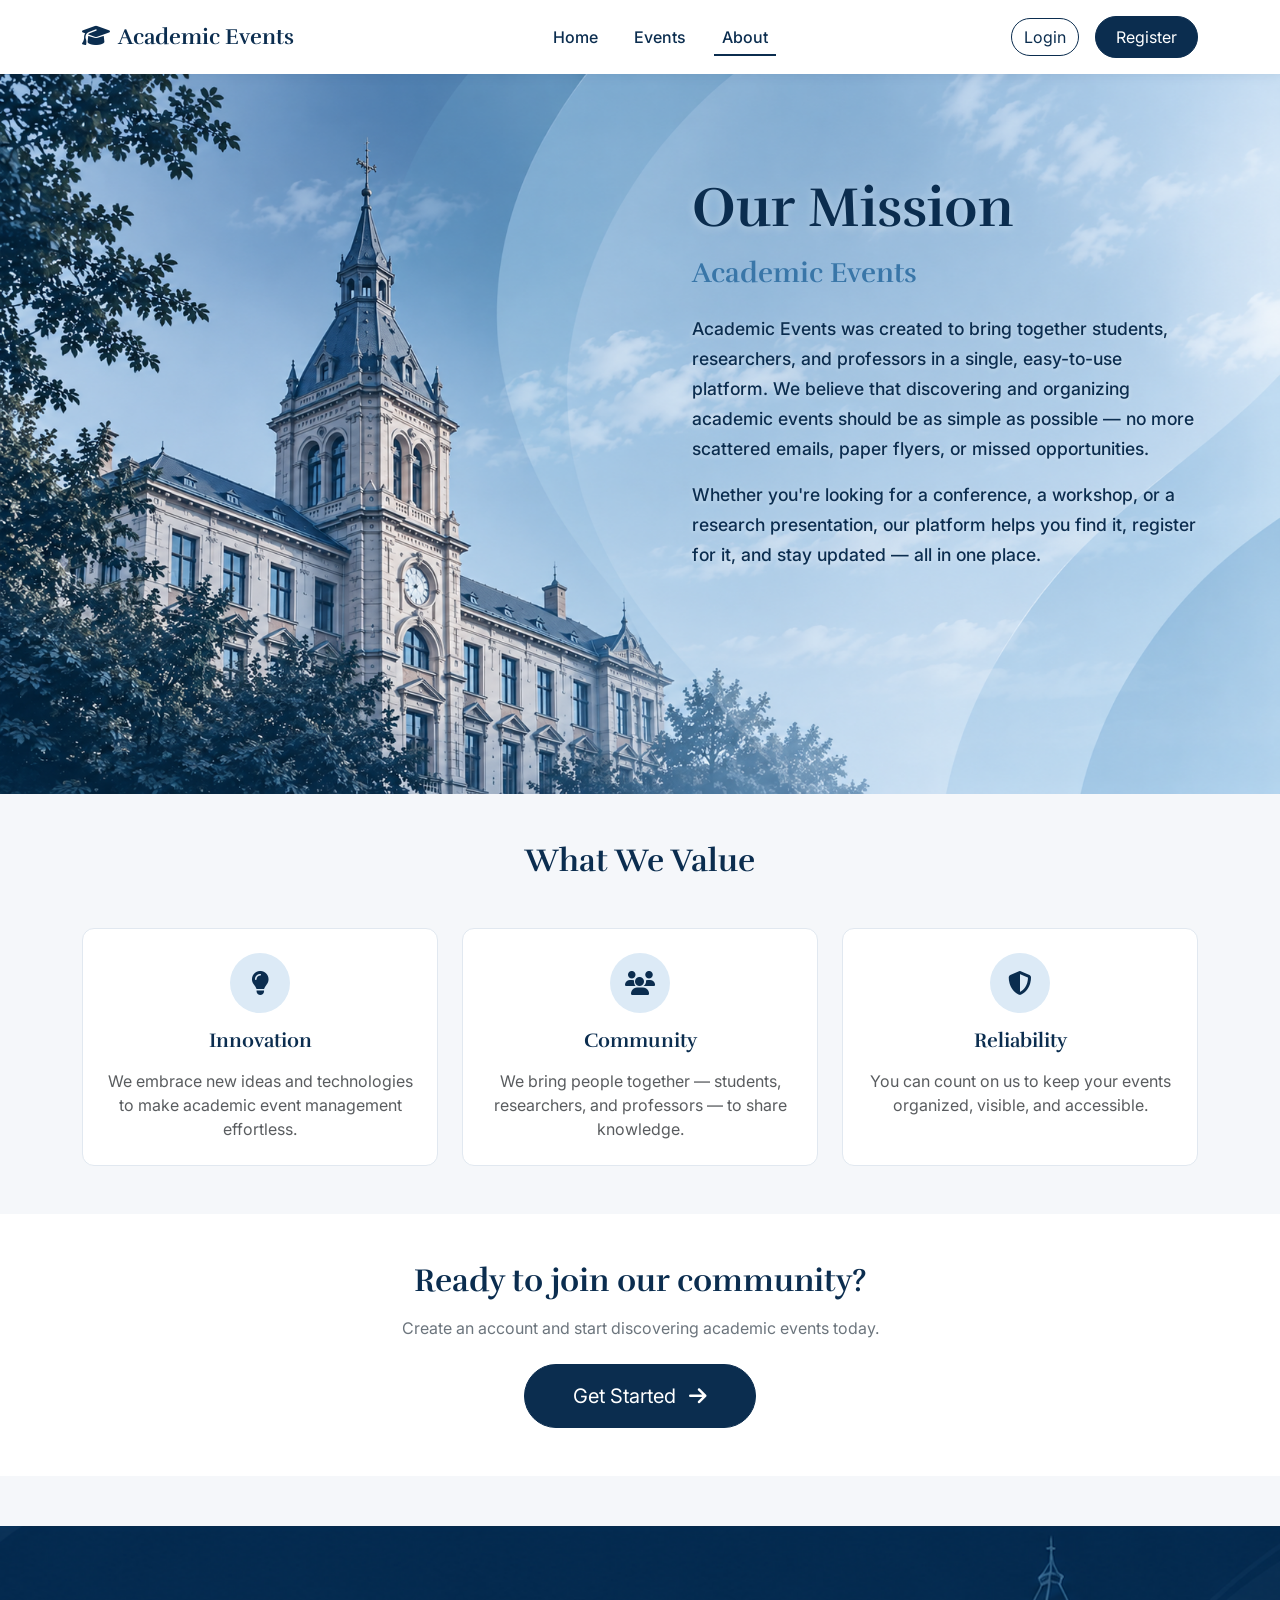
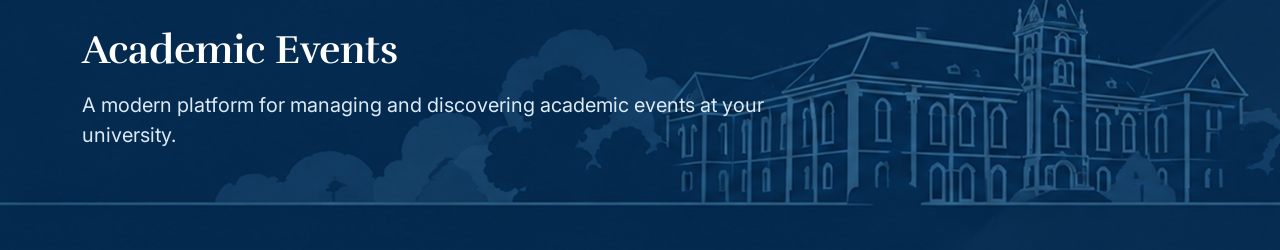
<file: front/html/about.html>
<!DOCTYPE html>
<html lang="ro">
<head>
    <meta charset="UTF-8">
    <meta name="viewport" content="width=device-width, initial-scale=1.0">
    <title>Academic Events - About</title>
    <link href="https://cdn.jsdelivr.net/npm/bootstrap@5.3.0/dist/css/bootstrap.min.css" rel="stylesheet">
    <link rel="stylesheet" href="https://cdnjs.cloudflare.com/ajax/libs/font-awesome/6.4.0/css/all.min.css">
    <link href="https://fonts.googleapis.com/css2?family=Rufina:wght@400;700&family=Inter:wght@300;400;500;600&display=swap" rel="stylesheet">
    <link rel="stylesheet" href="../css/style.css">
    <link rel="icon" type="image/png" href="../images/favicon.png">
</head>
<body>

    <nav class="navbar navbar-expand-lg sticky-top">
        <div class="container">
            <a class="navbar-brand" href="index.html">
                <i class="fas fa-graduation-cap me-2"></i>Academic Events
            </a>
            <button class="navbar-toggler" type="button" data-bs-toggle="collapse" data-bs-target="#navbarNav">
                <span class="navbar-toggler-icon"></span>
            </button>
            <div class="collapse navbar-collapse" id="navbarNav">
                <ul class="navbar-nav mx-auto">
                    <li class="nav-item">
                        <a class="nav-link" href="index.html">Home</a>
                    </li>
                    <li class="nav-item">
                        <a class="nav-link" href="events.html">Events</a>
                    </li>
                    <li class="nav-item">
                        <a class="nav-link active" href="about.html">About</a>
                    </li>
                </ul>
                <div class="d-flex align-items-center gap-3">
                    <a href="login.html" class="btn btn-outline-primary rounded-pill">Login</a>
                    <a href="login.html" class="btn btn-primary rounded-pill">Register</a>
                </div>
            </div>
        </div>
    </nav>

    <section class="about-hero-section">
        <div class="container h-100">
            <div class="row h-100 align-items-center">
                <div class="col-lg-6 d-none d-lg-block"></div>
                
                <div class="col-lg-6">
                    <div class="about-content-box">
                        <h1 class="serif-font display-4 mb-3">Our Mission</h1>
                        <h2 class="serif-font fs-3 mb-4" style="color: var(--blue);">Academic Events</h2>
                        
                        <p class="mb-3">
                            Academic Events was created to bring together students, researchers, and professors 
                            in a single, easy-to-use platform. We believe that discovering and organizing academic 
                            events should be as simple as possible — no more scattered emails, paper flyers, or 
                            missed opportunities.
                        </p>
                        <p class="mb-0">
                            Whether you're looking for a conference, a workshop, or a research presentation, 
                            our platform helps you find it, register for it, and stay updated — all in one place.
                        </p>
                    </div>
                </div>
            </div>
        </div>
    </section>

    <section class="values-section py-5">
        <div class="container">
            <h2 class="serif-font text-center mb-5">What We Value</h2>
            <div class="row g-4">
                <div class="col-md-4">
                    <div class="value-card text-center p-4">
                        <div class="value-icon mb-3">
                            <i class="fas fa-lightbulb"></i>
                        </div>
                        <h4 class="serif-font fs-5 mb-3">Innovation</h4>
                        <p class="text-muted mb-0">
                            We embrace new ideas and technologies to make academic event management effortless.
                        </p>
                    </div>
                </div>
                <div class="col-md-4">
                    <div class="value-card text-center p-4">
                        <div class="value-icon mb-3">
                            <i class="fas fa-users"></i>
                        </div>
                        <h4 class="serif-font fs-5 mb-3">Community</h4>
                        <p class="text-muted mb-0">
                            We bring people together — students, researchers, and professors — to share knowledge.
                        </p>
                    </div>
                </div>
                <div class="col-md-4">
                    <div class="value-card text-center p-4">
                        <div class="value-icon mb-3">
                            <i class="fas fa-shield-alt"></i>
                        </div>
                        <h4 class="serif-font fs-5 mb-3">Reliability</h4>
                        <p class="text-muted mb-0">
                            You can count on us to keep your events organized, visible, and accessible.
                        </p>
                    </div>
                </div>
            </div>
        </div>
    </section>

    <section class="cta-section py-5">
        <div class="container text-center">
            <h2 class="serif-font mb-3">Ready to join our community?</h2>
            <p class="mb-4">Create an account and start discovering academic events today.</p>
            <a href="login.html" class="btn btn-primary btn-lg rounded-pill px-5 py-3">
                Get Started <i class="fas fa-arrow-right ms-2"></i>
            </a>
        </div>
    </section>

    <div class="about-section">
        <div class="container">
            <div class="row align-items-center">
                <div class="col-md-8">
                    <h2 class="serif-font mb-3">Academic Events</h2>
                    <p class="mb-0 fs-5" style="color: var(--light-blue) !important;">A modern platform for managing and discovering academic events at your university.</p>
                </div>
            </div>
        </div>
    </div>

    <script src="https://cdn.jsdelivr.net/npm/bootstrap@5.3.0/dist/js/bootstrap.bundle.min.js"></script>
</body>
</html>
</file>
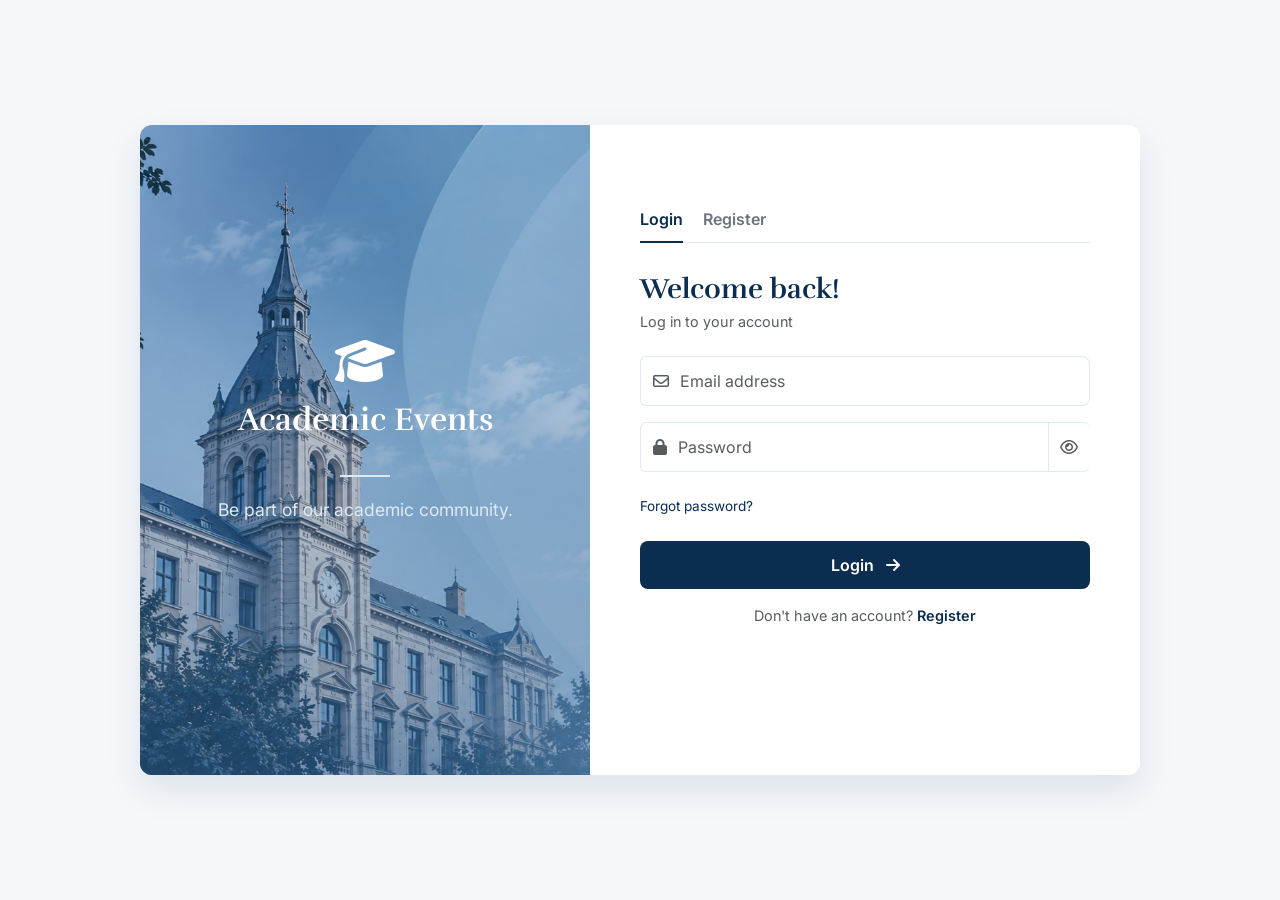
<file: front/html/login.html>
<!DOCTYPE html>
<html lang="ro">
<head>
    <meta charset="UTF-8">
    <meta name="viewport" content="width=device-width, initial-scale=1.0">
    <title>Academic Events - Login & Register</title>
    <link href="https://cdn.jsdelivr.net/npm/bootstrap@5.3.0/dist/css/bootstrap.min.css" rel="stylesheet">
    <link rel="stylesheet" href="https://cdnjs.cloudflare.com/ajax/libs/font-awesome/6.4.0/css/all.min.css">
    <link href="https://fonts.googleapis.com/css2?family=Rufina:wght@400;700&family=Inter:wght@300;400;500;600&display=swap" rel="stylesheet">
    <link rel="stylesheet" href="../css/style.css">
    <link rel="icon" type="image/png" href="../images/favicon.png">
</head>
<body class="auth-body">

    <div class="login-container">
        <div class="login-left">
            <i class="fas fa-graduation-cap fa-3x mb-3"></i>
            <h2 class="serif-font">Academic Events</h2>
            <div class="divider"></div>
            <p>Be part of our academic community.</p>
        </div>

        <div class="login-right">
            <div class="auth-tabs">
                <div class="auth-tab active" id="tab-login" onclick="switchTab('login')">Login</div>
                <div class="auth-tab" id="tab-register" onclick="switchTab('register')">Register</div>
            </div>

            <!-- LOGIN -->
            <div id="login-form">
                <h3 class="serif-font mb-1">Welcome back!</h3>
                <p class="text-muted mb-4" style="font-size: 0.9rem;">Log in to your account</p>
                
                <form id="loginForm" novalidate>
                    <div class="mb-3">
                        <div class="input-group">
                            <span class="input-group-text"><i class="far fa-envelope text-muted"></i></span>
                            <input type="email" id="login-email" class="form-control with-icon" placeholder="Email address" required>
                        </div>
                        <small class="error-msg" id="login-email-error"></small>
                    </div>
                    <div class="mb-4">
                        <div class="input-group">
                            <span class="input-group-text"><i class="fas fa-lock text-muted"></i></span>
                            <input type="password" id="login-password" class="form-control with-icon" placeholder="Password" required>
                            <span class="input-group-text toggle-password" style="border-left: none; cursor: pointer;" data-target="login-password">
                                <i class="far fa-eye text-muted"></i>
                            </span>
                        </div>
                        <small class="error-msg" id="login-password-error"></small>
                    </div>
                    
                    <div class="d-flex justify-content-between align-items-center mb-4">
                        <a href="#" class="auth-link" style="font-size: 0.85rem;">Forgot password?</a>
                    </div>

                    <button type="submit" class="btn-submit mb-3">Login <i class="fas fa-arrow-right ms-2"></i></button>
                    
                    <p class="text-center text-muted" style="font-size: 0.9rem;">
                        Don't have an account? <a href="#" class="auth-link fw-semibold" onclick="switchTab('register')">Register</a>
                    </p>
                </form>
            </div>

            <!-- REGISTER -->
            <div id="register-form">
                <h3 class="serif-font mb-1">Create an account</h3>
                <p class="text-muted mb-4" style="font-size: 0.9rem;">Join our academic community</p>
                
                <form id="registerForm" novalidate>
                    <div class="row mb-3">
                        <div class="col-6">
                            <div class="input-group">
                                <span class="input-group-text"><i class="far fa-user text-muted"></i></span>
                                <input type="text" id="register-first-name" class="form-control with-icon" placeholder="First Name" required>
                            </div>
                            <small class="error-msg" id="register-first-name-error"></small>
                        </div>
                        <div class="col-6">
                            <div class="input-group">
                                <span class="input-group-text"><i class="far fa-user text-muted"></i></span>
                                <input type="text" id="register-last-name" class="form-control with-icon" placeholder="Last Name" required>
                            </div>
                            <small class="error-msg" id="register-last-name-error"></small>
                        </div>
                    </div>

                    <div class="mb-3">
                        <div class="input-group">
                            <span class="input-group-text"><i class="far fa-envelope text-muted"></i></span>
                            <input type="email" id="register-email" class="form-control with-icon" placeholder="Email address" required>
                        </div>
                        <small class="error-msg" id="register-email-error"></small>
                    </div>
                    <div class="mb-4">
                        <div class="input-group">
                            <span class="input-group-text"><i class="fas fa-lock text-muted"></i></span>
                            <input type="password" id="register-password" class="form-control with-icon" placeholder="Password" required>
                            <span class="input-group-text toggle-password" style="border-left: none; cursor: pointer;" data-target="register-password">
                                <i class="far fa-eye text-muted"></i>
                            </span>
                        </div>
                        <small class="error-msg" id="register-password-error"></small>
                    </div>

                    <button type="submit" class="btn-submit mb-3">Register <i class="fas fa-arrow-right ms-2"></i></button>
                    
                    <p class="text-center text-muted" style="font-size: 0.9rem;">
                        Already have an account? <a href="#" class="auth-link fw-semibold" onclick="switchTab('login')">Login</a>
                    </p>
                </form>
            </div>
        </div>
    </div>

    <script src="https://cdn.jsdelivr.net/npm/bootstrap@5.3.0/dist/js/bootstrap.bundle.min.js"></script>
    
    <script>
        // switch tabs
        function switchTab(tab) {
            const loginForm = document.getElementById('login-form');
            const registerForm = document.getElementById('register-form');
            const tabLogin = document.getElementById('tab-login');
            const tabRegister = document.getElementById('tab-register');

            if (tab === 'login') {
                loginForm.style.display = 'block';
                registerForm.style.display = 'none';
                tabLogin.classList.add('active');
                tabRegister.classList.remove('active');
            } else {
                loginForm.style.display = 'none';
                registerForm.style.display = 'block';
                tabLogin.classList.remove('active');
                tabRegister.classList.add('active');
            }
        }

        // Afișare/ascundere parolă
        document.querySelectorAll('.toggle-password').forEach(function(toggle) {
            toggle.addEventListener('click', function() {
                const targetId = this.getAttribute('data-target');
                const input = document.getElementById(targetId);
                const icon = this.querySelector('i');

                if (input.type === 'password') {
                    input.type = 'text';
                    icon.classList.remove('fa-eye');
                    icon.classList.add('fa-eye-slash');
                } else {
                    input.type = 'password';
                    icon.classList.remove('fa-eye-slash');
                    icon.classList.add('fa-eye');
                }
            });
        });

        // Validare
        const emailRegex = /^[^\s@]+@[^\s@]+\.[^\s@]+$/;
        const specialCharRegex = /[!@#$%^&*(),.?":{}|<>_\-+=\[\]\\\/;'`~]/;
        const uppercaseRegex = /[A-Z]/;
        const digitRegex = /[0-9]/;

        function showError(inputId, errorId, message) {
            const input = document.getElementById(inputId);
            const errorEl = document.getElementById(errorId);
            input.classList.add('is-invalid');
            errorEl.textContent = message;
            errorEl.style.display = 'block';
        }

        function clearError(inputId, errorId) {
            const input = document.getElementById(inputId);
            const errorEl = document.getElementById(errorId);
            input.classList.remove('is-invalid');
            errorEl.textContent = '';
            errorEl.style.display = 'none';
        }

        // LOGIN
        document.getElementById('loginForm').addEventListener('submit', function(e) {
            e.preventDefault();
            let valid = true;

            const email = document.getElementById('login-email').value.trim();
            const password = document.getElementById('login-password').value;

            clearError('login-email', 'login-email-error');
            clearError('login-password', 'login-password-error');

            if (!emailRegex.test(email)) {
                showError('login-email', 'login-email-error', 'Introdu o adresă de email validă (ex: nume@domeniu.com).');
                valid = false;
            }

            if (password.length === 0) {
                showError('login-password', 'login-password-error', 'Parola este obligatorie.');
                valid = false;
            }

            if (valid) {
                alert('Login valid! (aici vei conecta backend-ul)');
            }
        });

        // REGISTER
        document.getElementById('registerForm').addEventListener('submit', function(e) {
            e.preventDefault();
            let valid = true;

            const firstName = document.getElementById('register-first-name').value.trim();
            const lastName = document.getElementById('register-last-name').value.trim();
            const email = document.getElementById('register-email').value.trim();
            const password = document.getElementById('register-password').value;

            clearError('register-first-name', 'register-first-name-error');
            clearError('register-last-name', 'register-last-name-error');
            clearError('register-email', 'register-email-error');
            clearError('register-password', 'register-password-error');

            // Validare First Name
            if (firstName.length < 2) {
                showError('register-first-name', 'register-first-name-error', 'Prenumele trebuie să aibă minim 2 caractere.');
                valid = false;
            }

            // Validare Last Name
            if (lastName.length < 2) {
                showError('register-last-name', 'register-last-name-error', 'Numele trebuie să aibă minim 2 caractere.');
                valid = false;
            }

            // Validare Email
            if (!emailRegex.test(email)) {
                showError('register-email', 'register-email-error', 'Introdu o adresă de email validă (ex: nume@domeniu.com).');
                valid = false;
            }

            // Validare Parola
            if (password.length < 6) {
                showError('register-password', 'register-password-error', 'Parola trebuie să aibă minim 6 caractere.');
                valid = false;
            } else if (!uppercaseRegex.test(password)) {
                showError('register-password', 'register-password-error', 'Parola trebuie să conțină cel puțin o literă mare (A-Z).');
                valid = false;
            } else if (!digitRegex.test(password)) {
                showError('register-password', 'register-password-error', 'Parola trebuie să conțină cel puțin o cifră (0-9).');
                valid = false;
            } else if (!specialCharRegex.test(password)) {
                showError('register-password', 'register-password-error', 'Parola trebuie să conțină cel puțin un caracter special (!@#$% etc.).');
                valid = false;
            }

            if (valid) {
                alert('Cont creat cu succes! (aici vei conecta backend-ul)');
            }
        });

        ['login-email', 'login-password', 'register-first-name', 'register-last-name', 'register-email', 'register-password'].forEach(function(id) {
            document.getElementById(id).addEventListener('input', function() {
                this.classList.remove('is-invalid');
                const errorEl = document.getElementById(id + '-error');
                if (errorEl) { errorEl.style.display = 'none'; }
            });
        });
    </script>
</body>
</html>
</file>
<file: front/css/style.css>
:root {
    --navy: #0B2D4F;
    --blue: #3976A8;
    --light-blue: #DCEAF6;
    --white: #FFFFFF;
    --light-gray: #F5F7FA;
    --primary-color: var(--navy);
    --accent-color: var(--blue);
    --bg-light: var(--light-gray);
    --text-dark: var(--navy);
    --text-muted: #6c757d;
    --border-radius: 12px;
}

body {
    font-family: 'Inter', sans-serif;
    color: var(--text-dark);
    background-color: var(--light-gray);
    overflow-x: hidden;
}

h1, h2, h3, h4, h5, h6, .serif-font {
    font-family: 'Rufina', serif;
    font-weight: 700;
    color: var(--navy);
}

.navbar {
    background-color: var(--white);
    padding: 15px 0;
    box-shadow: 0 2px 10px rgba(11, 45, 79, 0.08);
}
.navbar-brand {
    font-weight: 700;
    color: var(--navy) !important;
    font-size: 1.4rem;
    font-family: 'Rufina', serif;
}
.nav-link {
    color: var(--navy) !important;
    font-weight: 500;
    margin: 0 10px;
    padding-bottom: 5px;
    border-bottom: 2px solid transparent;
    transition: color 0.3s ease, border-color 0.3s ease;
}
.nav-link:hover {
    color: var(--blue) !important;
    border-bottom: 2px solid var(--blue);
}
.nav-link.active {
    color: var(--navy) !important;
    border-bottom: 2px solid var(--navy);
}
.nav-link.active:hover {
    color: var(--blue) !important;
    border-bottom: 2px solid var(--blue);
}

.btn-outline-primary {
    border-color: var(--navy);
    color: var(--navy);
    transition: all 0.3s ease;
}
.btn-outline-primary:hover {
    background-color: var(--blue);
    color: var(--white);
}
.btn-primary {
    background-color: var(--navy);
    border-color: var(--navy);
    color: var(--white);
    border-radius: 20px;
    padding: 8px 20px;
    transition: all 0.3s ease;
}
.btn-primary:hover {
    background-color: var(--blue);
    border-color: var(--blue);
    color: var(--white);
}

.hero-section {
    background-color: var(--light-blue);
    position: relative;
    width: 100%;
    margin-bottom: 50px;
    background-image: url('../images/bannerPNG.png'); 
    background-size: cover;
    background-position: center;
    background-repeat: no-repeat;
    min-height: 550px; 
}

.hero-text {
    padding: 80px 5% 80px 15%;
    width: 100%;
}

@media (min-width: 992px) {
    .hero-text {
        padding-left: 20%;
    }
}

.hero-text h1 {
    font-size: 4rem;
    color: var(--navy);
    line-height: 1.1;
    margin-bottom: 20px;
}
.hero-text p {
    font-size: 1.2rem;
    color: var(--blue);
    margin-bottom: 30px;
    max-width: 500px;
}

.event-card {
    border: 1px solid #e1e8f0;
    border-radius: var(--border-radius);
    overflow: hidden;
    transition: transform 0.3s ease, box-shadow 0.3s ease;
    height: 100%;
    background-color: var(--white);
}
.event-card:hover {
    transform: translateY(-5px);
    box-shadow: 0 10px 20px rgba(11, 45, 79, 0.1);
}
.event-img {
    height: 180px;
    object-fit: cover;
    width: 100%;
}
.badge-custom {
    position: absolute;
    top: 15px;
    left: 15px;
    background-color: var(--light-blue);
    color: var(--navy);
    padding: 5px 12px;
    border-radius: 20px;
    font-size: 0.8rem;
    font-weight: 600;
}

.about-section {
    background-image: url('../images/footer.png');
    background-size: cover;
    background-position: center;
    background-repeat: no-repeat;
    background-color: var(--navy);
    color: var(--white);
    padding: 100px 0;
    width: 100%;
    margin-top: 50px;
    position: relative;
}

.about-section h2 {
    font-size: 2.5rem;
    color: var(--white);
}
.about-section p {
    color: var(--light-blue) !important;
}

.text-muted-small {
    font-size: 0.85rem;
    color: var(--text-muted);
}
.icon-spacing {
    margin-right: 8px;
    color: var(--blue);
}

a.view-link {
    color: var(--navy);
    text-decoration: none;
    transition: color 0.3s ease;
}
a.view-link:hover {
    color: var(--blue) !important;
}
a[href="#"].view-link {
    color: var(--navy);
}

.auth-body {
    background-color: var(--light-gray);
    height: 100vh;
    display: flex; 
    align-items: center;
    justify-content: center;
    margin: 0;
    overflow: hidden; 
}

.login-container {
    width: 100%;
    max-width: 1000px;
    height: 650px;
    background: var(--white);
    border-radius: var(--border-radius);
    overflow: hidden;
    box-shadow: 0 15px 35px rgba(11, 45, 79, 0.1);
    display: flex;
}

.login-left {
    background-image: linear-gradient(rgba(59, 101, 143, 0.1), rgba(59, 101, 143, 0.5)), url(../images/login.jpg);
    background-size: cover;
    background-position: left;
    color: var(--white);
    display: flex;
    flex-direction: column;
    align-items: center;
    justify-content: center;
    padding: 40px;
    text-align: center;
    position: relative;
    width: 45%;
}

.login-left h2 {
    color: var(--white);
    font-size: 2rem;
    margin-bottom: 15px;
}

.login-left p {
    color: var(--light-blue);
    font-size: 1.1rem;
    margin-bottom: 40px;
}

.login-left .divider {
    width: 50px;
    height: 2px;
    background-color: var(--light-blue);
    margin: 20px auto;
}

.login-right {
    padding: 50px;
    width: 55%;
    display: flex;
    flex-direction: column;
    justify-content: center;
    min-height: 600px; 
}

#login-form,
#register-form {
    min-height: 420px; 
    display: flex;
    flex-direction: column;
    justify-content: flex-start;
}

.auth-tabs {
    display: flex;
    gap: 20px;
    margin-bottom: 30px;
    border-bottom: 1px solid #e1e8f0;
    padding-bottom: 10px;
}

.auth-tab {
    font-weight: 600;
    color: var(--text-muted);
    cursor: pointer;
    padding-bottom: 10px;
    margin-bottom: -11px;
    border-bottom: 2px solid transparent;
    transition: all 0.3s;
}

.auth-tab.active {
    color: var(--navy);
    border-bottom: 2px solid var(--navy);
}

.form-control {
    border: 1px solid #e1e8f0;
    border-radius: 8px;
    padding: 12px 15px;
    margin-bottom: 0;
    background-color: var(--white);
}

.form-control:focus {
    box-shadow: none;
    border-color: var(--blue);
    background-color: var(--white);
}

.input-group-text {
    background-color: transparent;
    border-right: none;
    border-color: #e1e8f0;
}

.form-control.with-icon {
    border-left: none;
    padding-left: 0;
}

.input-group .form-control:focus {
    box-shadow: none;
}

.input-group:focus-within {
    border: 1px solid var(--blue);
    border-radius: 8px;
}

.input-group:focus-within .input-group-text,
.input-group:focus-within .form-control {
    border-color: transparent;
}

.btn-submit {
    background-color: var(--navy);
    color: var(--white);
    border: none;
    border-radius: 8px;
    padding: 12px;
    font-weight: 600;
    width: 100%;
    transition: background-color 0.3s;
}

.btn-submit:hover {
    background-color: var(--blue);
    color: var(--white);
}

.auth-link {
    color: var(--navy);
    text-decoration: none;
    transition: color 0.3s ease;
}

.auth-link:hover {
    color: var(--blue);
}

#register-form {
    display: none;
}

@media (max-width: 768px) {
    .login-container {
        flex-direction: column;
        height: auto;
        margin: 20px;
        max-width: 90%;
    }
    .login-left {
        width: 100%;
        padding: 40px 20px;
    }
    .login-right {
        width: 100%;
        padding: 30px;
    }
    .auth-body {
        overflow: auto;
    }
}

.search-bar {
    position: relative;
}
.search-icon {
    position: absolute;
    left: 18px;
    top: 50%;
    transform: translateY(-50%);
    color: var(--text-muted);
    z-index: 5;
}
.search-input {
    padding: 14px 20px 14px 45px;
    border-radius: 30px;
    border: 1px solid #e1e8f0;
    background-color: var(--white);
    font-size: 0.95rem;
    box-shadow: 0 2px 8px rgba(11, 45, 79, 0.05);
}
.search-input:focus {
    border-color: var(--blue);
    box-shadow: 0 0 0 3px rgba(57, 118, 168, 0.15);
}

.filter-btn {
    border-radius: 20px;
    padding: 8px 20px;
    background-color: var(--white);
    color: var(--navy);
    border: 1px solid #e1e8f0;
    font-weight: 500;
    font-size: 0.9rem;
    transition: all 0.3s ease;
}
.filter-btn:hover {
    background-color: var(--light-blue);
    border-color: var(--light-blue);
    color: var(--navy);
}
.filter-btn.active {
    background-color: var(--navy);
    color: var(--white);
    border-color: var(--navy);
}
.filter-btn.active:hover {
    background-color: var(--blue);
    border-color: var(--blue);
}

.sort-select {
    border-radius: 20px;
    border: 1px solid #e1e8f0;
    padding: 8px 35px 8px 15px;
    background-color: var(--white);
    color: var(--navy);
    font-weight: 500;
    font-size: 0.9rem;
    width: auto;
    cursor: pointer;
}
.sort-select:focus {
    border-color: var(--blue);
    box-shadow: 0 0 0 3px rgba(57, 118, 168, 0.15);
}

.badge-custom {
    position: absolute;
    top: 15px;
    left: 15px;
    background-color: var(--light-blue);
    color: var(--navy);
    padding: 5px 12px;
    border-radius: 20px;
    font-size: 0.8rem;
    font-weight: 600;
    z-index: 10;
}

.about-hero-section {
    background-image: url('../images/about-bg.webp'); 
    background-size: cover;
    background-position: center;
    background-repeat: no-repeat;
    position: relative;
    min-height: 80vh; 
    padding: 80px 0;
    background-color: var(--light-blue); 
}

.about-content-box {
    padding: 20px 0 20px 40px; 
}

.about-content-box h1 {
    color: var(--navy);
    text-shadow: 0 2px 10px rgba(255, 255, 255, 0.4); 
}

.about-content-box h2 {
    color: var(--blue); 
}

.about-content-box p {
    color: var(--navy);
    font-size: 1.1rem;
    line-height: 1.7;
    font-weight: 500; 
    text-shadow: 0 1px 5px rgba(255, 255, 255, 0.5); 
}

.values-section {
    background-color: var(--light-gray);
}
.value-card {
    background-color: var(--white);
    border-radius: var(--border-radius);
    border: 1px solid #e1e8f0;
    transition: transform 0.3s ease, box-shadow 0.3s ease;
    height: 100%;
}
.value-card:hover {
    transform: translateY(-5px);
    box-shadow: 0 10px 20px rgba(11, 45, 79, 0.1);
}
.value-icon {
    width: 60px;
    height: 60px;
    margin: 0 auto;
    border-radius: 50%;
    background-color: var(--light-blue);
    display: flex;
    align-items: center;
    justify-content: center;
}
.value-icon i {
    font-size: 1.5rem;
    color: var(--navy);
}

.stats-section {
    background-color: var(--navy);
    color: var(--white);
}
.stats-section h2 {
    color: var(--white);
}
.stats-section p {
    color: var(--light-blue);
}

.cta-section {
    background-color: var(--white);
}
.cta-section h2 {
    color: var(--navy);
}
.cta-section p {
    color: var(--text-muted);
}

.dashboard-body {
    background-color: var(--white); 
    min-height: 100vh;
    margin: 0;
    padding: 0;
    font-family: 'Inter', sans-serif;
    overflow-x: hidden;
}

.dashboard-container {
    display: flex;
    width: 100vw;
    min-height: 100vh;
}

.dash-sidebar {
    width: 260px; 
    background-color: var(--navy);
    color: var(--white);
    display: flex;
    flex-direction: column;
    padding: 30px 20px;
    flex-shrink: 0; 
}

.dash-brand {
    text-align: center;
    font-family: 'Rufina', serif;
    font-size: 1.3rem;
    font-weight: 700;
    margin-bottom: 50px;
    line-height: 1.2;
}

.dash-nav {
    display: flex;
    flex-direction: column;
    gap: 10px;
    flex-grow: 1;
}

.dash-nav-link {
    display: flex;
    align-items: center;
    color: rgba(255, 255, 255, 0.7);
    text-decoration: none;
    padding: 12px 15px;
    border-radius: 8px;
    font-size: 1rem;
    font-weight: 500;
    transition: all 0.3s ease;
}

.dash-nav-link i {
    width: 30px;
    font-size: 1.1rem;
}

.dash-nav-link:hover, .dash-nav-link.active {
    background-color: rgba(255, 255, 255, 0.1);
    color: var(--white);
}

.dash-logout {
    margin-top: auto;
}

.dash-main {
    flex-grow: 1;
    padding: 50px 60px; 
    position: relative;
    background-color: var(--white);
}

.dash-top-section {
    position: relative;
    margin-bottom: 50px;
    z-index: 2;
}

.dash-welcome-text h1 {
    font-size: 2.5rem;
    color: var(--navy);
    margin-bottom: 5px;
}

.dash-welcome-text p {
    color: var(--text-muted);
    font-size: 1.05rem;
}

.dash-stats-row {
    position: relative;
    z-index: 2;
}

.dash-stat-card {
    background: var(--white);
    border: 1px solid #EAECEF;
    border-radius: 12px;
    padding: 25px;
    box-shadow: 0 4px 15px rgba(0,0,0,0.03);
    display: flex;
    flex-direction: column;
    height: 100%;
    transition: transform 0.3s ease;
}

.dash-stat-card:hover {
    transform: translateY(-3px);
}

.dash-stat-icon {
    font-size: 2rem;
    margin-bottom: 15px;
}

.text-blue { color: var(--blue); }
.text-orange { color: #F5A623; }
.text-green { color: #27AE60; }

.dash-stat-card h3 {
    font-size: 2.2rem;
    color: var(--navy);
    margin-bottom: 0;
}

.dash-stat-card p {
    color: var(--text-muted);
    font-size: 0.95rem;
    margin-bottom: 0;
}

.dash-event-card {
    display: flex;
    align-items: center;
    border: 1px solid #EAECEF;
    border-radius: 12px;
    padding: 20px;
    background: var(--white);
    transition: box-shadow 0.3s ease;
}

.dash-event-card:hover {
    box-shadow: 0 8px 25px rgba(0,0,0,0.06);
}

.dash-event-img {
    width: 140px;
    height: 90px;
    object-fit: cover;
    border-radius: 8px;
    margin-right: 25px;
}

.dash-event-details {
    flex-grow: 1;
}

.dash-event-details h5 {
    color: var(--navy);
    font-size: 1.2rem;
}

.dash-event-details p {
    color: var(--text-muted);
    font-size: 0.9rem;
}

.dash-event-action .btn-primary {
    background-color: var(--navy);
    border-color: var(--navy);
    font-size: 0.9rem;
    padding: 10px 25px;
}
.dash-event-action .btn-primary:hover {
    background-color: var(--blue);
    border-color: var(--blue);
}

@media (max-width: 991px) {
    .dashboard-container {
        flex-direction: column;
    }
    .dash-sidebar {
        width: 100%;
        padding: 20px;
        min-height: auto;
    }
    .dash-brand {
        margin-bottom: 20px;
    }
    .dash-nav {
        flex-direction: row;
        justify-content: center;
        flex-wrap: wrap;
        gap: 5px;
    }
    .dash-nav-link {
        padding: 10px 15px;
    }
    .dash-main {
        padding: 30px 20px;
    }
    .dash-corner-image {
        width: 250px;
        height: 150px;
        right: -20px;
        top: -30px;
    }
    .dash-welcome-text h1 {
        font-size: 2rem;
    }
    .dash-event-card {
        flex-direction: column;
        text-align: center;
        padding: 20px;
    }
    .dash-event-img {
        margin: 0 0 20px 0;
        width: 100%;
        height: 180px;
    }
    .dash-event-action {
        margin-top: 20px;
        width: 100%;
    }
    .dash-event-action .btn {
        width: 100%;
    }
}

.dash-brand .brand-link {
    display: inline-block;
    color: var(--white);
    text-decoration: none;
    transition: opacity 0.3s ease;
}

.dash-brand .brand-link:hover {
    color: var(--white); 
    opacity: 0.8; 
}

.event-details-body {
    background-color: var(--light-gray); 
}

.badge-category {
    background-color: var(--light-blue);
    color: var(--navy);
    font-weight: 600;
    font-size: 0.9rem;
    padding: 6px 16px;
    border-radius: 20px;
}

.meta-icon {
    color: var(--navy);
    width: 20px;
    margin-right: 8px;
}

.badge-spots {
    background-color: transparent;
    border: 1px solid var(--blue);
    color: var(--navy);
    font-weight: 600;
    font-size: 0.95rem;
    padding: 8px 20px;
    border-radius: 30px;
    display: inline-block;
}

.event-details-card {
    background-color: var(--white);
    border: 1px solid #e1e8f0;
    box-shadow: 0 4px 15px rgba(11, 45, 79, 0.03);
}

.agenda-item:last-child {
    border-bottom: none !important;
    padding-bottom: 0 !important;
    margin-bottom: 0 !important;
}

.error-body {
    background-color: var(--light-gray);
    height: 100vh;
    display: flex;
    flex-direction: column;
    overflow: hidden; 
}

.error-container {
    flex-grow: 1;
    position: relative;
    overflow: hidden;
}

.error-code {
    font-size: 10rem;
    line-height: 1;
    color: var(--navy);
    margin-bottom: 0;
    letter-spacing: -5px;
    font-weight: 700;
}

.error-shape {
    position: absolute;
    border-radius: 50%;
    z-index: 1;
}

.error-shape-1 {
    width: 400px;
    height: 400px;
    background-color: var(--light-blue);
    top: -100px;
    right: -100px;
    opacity: 0.5;
}

.error-shape-2 {
    width: 300px;
    height: 300px;
    border: 2px solid var(--blue);
    bottom: -50px;
    left: -50px;
    opacity: 0.2;
}

@media (max-width: 768px) {
    .error-code {
        font-size: 7rem;
    }
    .error-shape-1 {
        width: 250px;
        height: 250px;
    }
    .error-shape-2 {
        width: 200px;
        height: 200px;
    }
}
</file>
